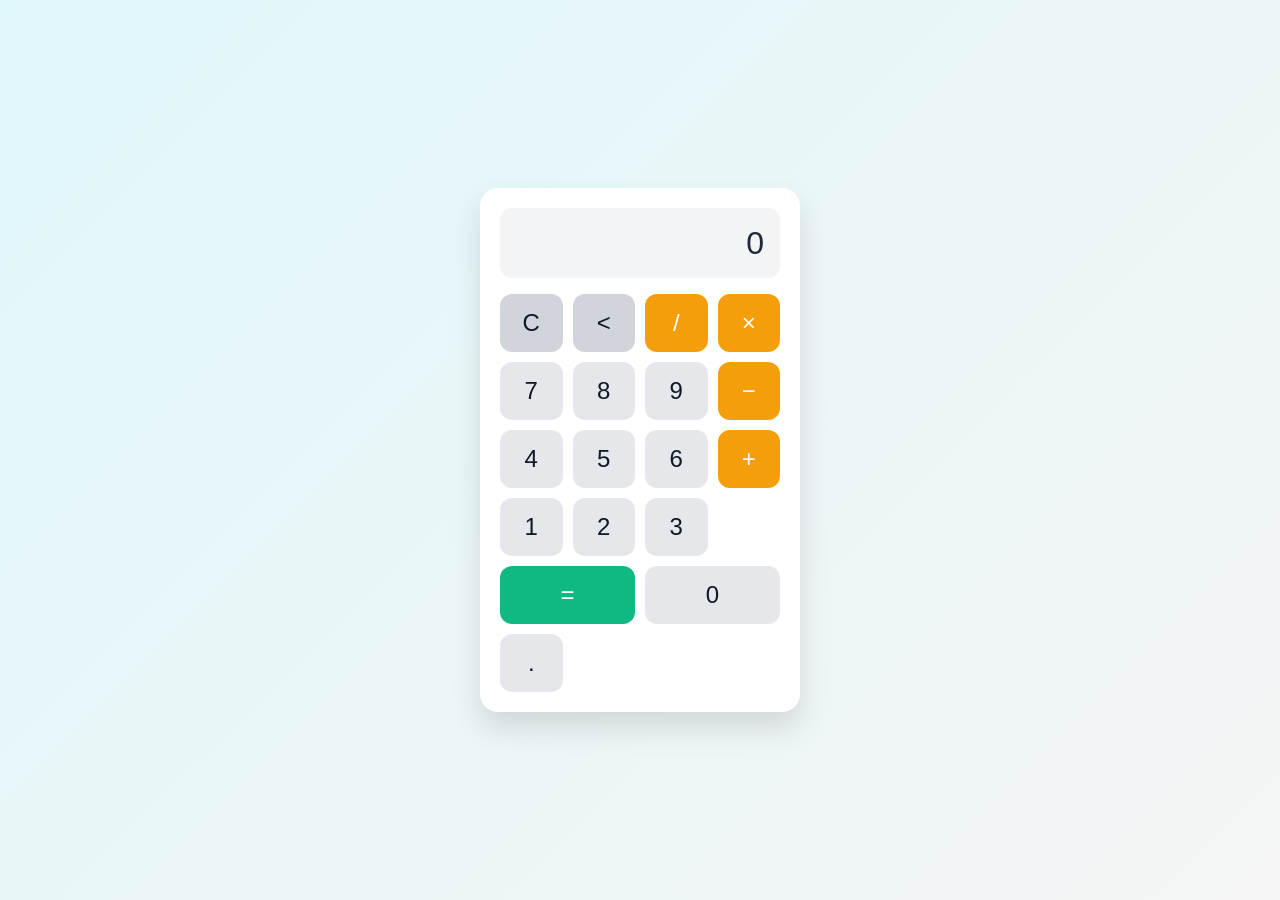
<file: index.html>
<!doctype html>
<html lang="id">
  <head>
    <meta charset="UTF-8" />
    <meta name="viewport" content="width=device-width, initial-scale=1.0" />
    <title>Kalkulator Sederhana</title>
    <style>
      * {
        box-sizing: border-box;
      }

      body {
        margin: 0;
        min-height: 100vh;
        display: flex;
        align-items: center;
        justify-content: center;
        background: linear-gradient(135deg, #e0f7fa, #f5f5f5);
        font-family: Arial, sans-serif;
      }

      .calculator {
        width: 320px;
        background: #ffffff;
        border-radius: 18px;
        box-shadow: 0 16px 30px rgba(0, 0, 0, 0.12);
        padding: 20px;
      }

      .display {
        width: 100%;
        height: 70px;
        border: none;
        border-radius: 12px;
        background: #f3f4f6;
        text-align: right;
        font-size: 2rem;
        padding: 0 16px;
        margin-bottom: 16px;
        color: #1f2937;
      }

      .buttons {
        display: grid;
        grid-template-columns: repeat(4, 1fr);
        gap: 10px;
      }

      button {
        border: none;
        border-radius: 12px;
        height: 58px;
        font-size: 1.5rem;
        cursor: pointer;
        transition:
          transform 0.08s ease,
          opacity 0.2s ease;
      }

      button:hover {
        opacity: 0.95;
      }

      button:active {
        transform: scale(0.98);
      }

      .number {
        background: #e5e7eb;
        color: #111827;
      }

      .operator {
        background: #f59e0b;
        color: white;
      }

      .gray {
        background: #d1d5db;
        color: #111827;
      }

      .equal {
        background: #10b981;
        color: white;
        grid-column: span 2;
      }
    </style>
  </head>
  <body>
    <div class="calculator">
      <input id="display" class="display" type="text" value="0" readonly />

      <div class="buttons">
        <button class="gray" data-action="clear">C</button>
        <button class="gray" data-action="delete"><</button>
        <button class="operator" data-value="/">/</button>
        <button class="operator" data-value="*">×</button>

        <button class="number" data-value="7">7</button>
        <button class="number" data-value="8">8</button>
        <button class="number" data-value="9">9</button>
        <button class="operator" data-value="-">−</button>

        <button class="number" data-value="4">4</button>
        <button class="number" data-value="5">5</button>
        <button class="number" data-value="6">6</button>
        <button class="operator" data-value="+">+</button>

        <button class="number" data-value="1">1</button>
        <button class="number" data-value="2">2</button>
        <button class="number" data-value="3">3</button>
        <button class="equal" data-action="calculate">=</button>

        <button class="number" data-value="0" style="grid-column: span 2">
          0
        </button>
        <button class="number" data-value=".">.</button>
      </div>
    </div>

    <script src="./kalkulator.js"></script>
  </body>
</html>
</file>
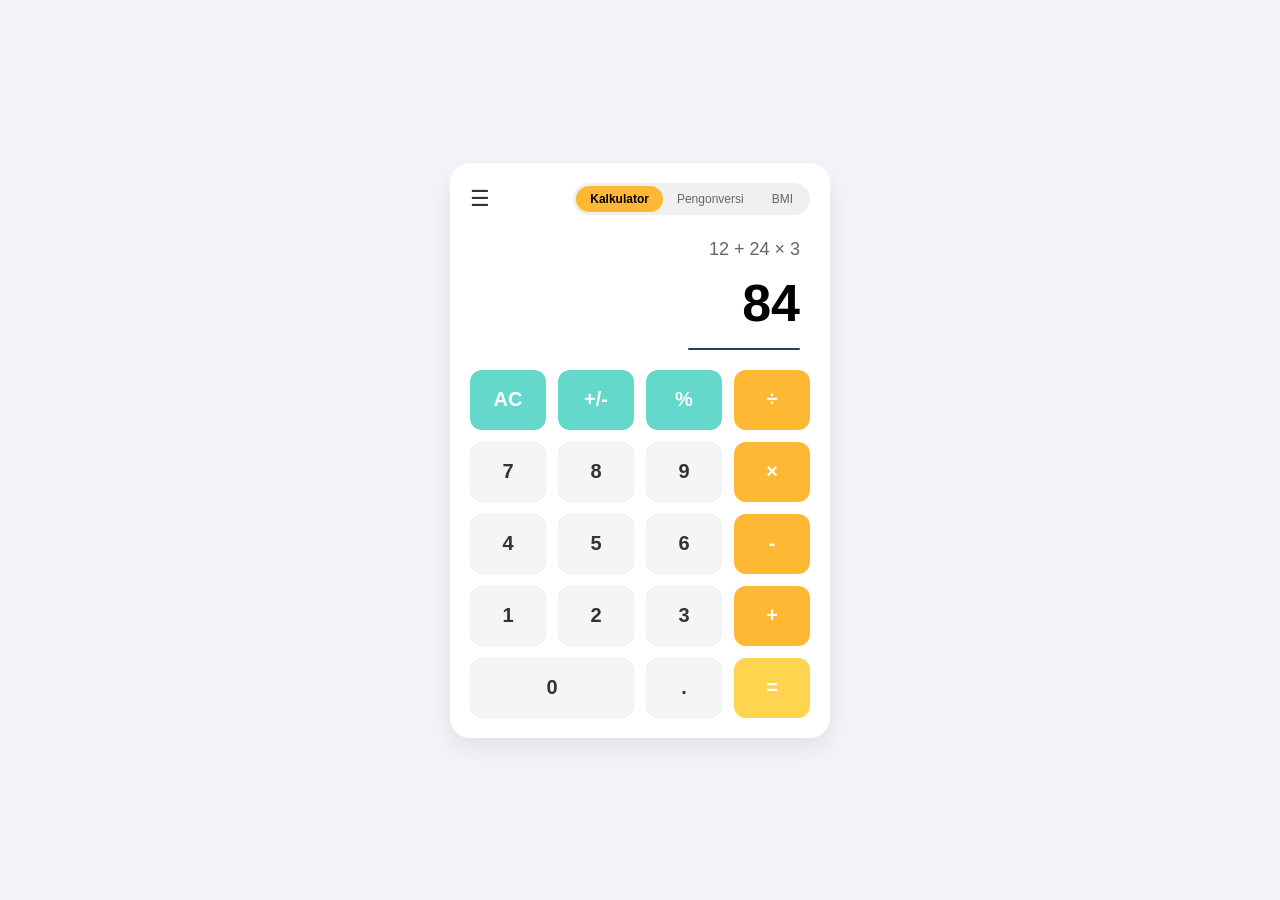
<file: featurekalkulator/index.html>
<!DOCTYPE html>
<html lang="id">
<head>
    <meta charset="UTF-8">
    <meta name="viewport" content="width=device-width, initial-scale=1.0">
    <title>Aplikasi Multiguna</title>
    <link rel="stylesheet" href="style.css">
</head>
<body>

    <div class="app-container">
        <!-- Header Navigasi -->
        <header class="app-header">
            <button class="menu-btn">&#9776;</button>
            <nav class="nav-tabs">
                <button class="tab-btn active" onclick="switchTab('calculator')">Kalkulator</button>
                <button class="tab-btn" onclick="switchTab('converter')">Pengonversi</button>
                <button class="tab-btn" onclick="switchTab('bmi')">BMI</button>
            </nav>
        </header>

        <!-- Mode 1: Kalkulator Standard -->
        <main id="view-calculator" class="tab-content active">
            <div class="calc-display">
                <div class="calc-expression" id="calc-expression">12 + 24 × 3</div>
                <div class="calc-result" id="calc-result">84</div>
                <div class="divider-line"></div>
            </div>
            <div class="keypad-grid">
                <button class="btn btn-cyan" onclick="clearCalc()">AC</button>
                <button class="btn btn-cyan" onclick="toggleSign()">+/-</button>
                <button class="btn btn-cyan" onclick="appendOperator('%')">%</button>
                <button class="btn btn-orange" onclick="appendOperator('÷')">÷</button>
                
                <button class="btn btn-gray" onclick="appendNum('7')">7</button>
                <button class="btn btn-gray" onclick="appendNum('8')">8</button>
                <button class="btn btn-gray" onclick="appendNum('9')">9</button>
                <button class="btn btn-orange" onclick="appendOperator('×')">×</button>
                
                <button class="btn btn-gray" onclick="appendNum('4')">4</button>
                <button class="btn btn-gray" onclick="appendNum('5')">5</button>
                <button class="btn btn-gray" onclick="appendNum('6')">6</button>
                <button class="btn btn-orange" onclick="appendOperator('-')">-</button>
                
                <button class="btn btn-gray" onclick="appendNum('1')">1</button>
                <button class="btn btn-gray" onclick="appendNum('2')">2</button>
                <button class="btn btn-gray" onclick="appendNum('3')">3</button>
                <button class="btn btn-orange" onclick="appendOperator('+')">+</button>
                
                <button class="btn btn-gray btn-zero" onclick="appendNum('0')">0</button>
                <button class="btn btn-gray" onclick="appendNum('.')">.</button>
                <button class="btn btn-yellow" onclick="calculateResult()">=</button>
            </div>
        </main>

        <!-- Mode 2: Kalkulator BMI -->
        <main id="view-bmi" class="tab-content">
            <div class="bmi-header">
                <div class="bmi-icon">&#x1F9CD;</div>
                <div class="bmi-header-text">
                    <h2>Kalkulator BMI</h2>
                    <p>Hitung Indeks Massa Tubuh Anda</p>
                </div>
            </div>
            
            <div class="bmi-inputs">
                <div class="input-card">
                    <label>Tinggi Badan</label>
                    <div class="input-box">
                        <input type="number" id="height-input" value="170">
                        <span class="unit-select">cm &#9662;</span>
                    </div>
                </div>
                <div class="input-card">
                    <label>Berat Badan</label>
                    <div class="input-box">
                        <input type="number" id="weight-input" value="65">
                        <span class="unit-select">kg &#9662;</span>
                    </div>
                </div>
            </div>

            <button class="btn-calculate-bmi" onclick="calculateBMI()">Hitung BMI</button>

            <div class="bmi-results">
                <div class="result-box">
                    <span class="result-title">BMI Anda</span>
                    <div class="result-value" id="bmi-value">22.5</div>
                </div>
                <div class="result-box">
                    <span class="result-title">Kategori</span>
                    <div class="result-status status-green" id="bmi-status">Normal</div>
                    <div class="result-subtext" id="bmi-desc">Berat badan Anda ideal.</div>
                </div>
            </div>

            <div class="bmi-range-container">
                <div class="range-bar">
                    <div class="bar bar-kurus"></div>
                    <div class="bar bar-normal"></div>
                    <div class="bar bar-overweight"></div>
                    <div class="bar bar-obesitas"></div>
                </div>
                <div class="range-labels">
                    <div><small>&lt; 18.5</small><br><strong class="label-kurus">Kurus</strong></div>
                    <div><small>18.5 - 24.9</small><br><strong class="label-normal">Normal</strong></div>
                    <div><small>25 - 29.9</small><br><strong class="label-overweight">Overweight</strong></div>
                    <div><small>&ge; 30</small><br><strong class="label-obesitas">Obesitas</strong></div>
                </div>
            </div>

            <div class="bmi-info-box">
                <div class="info-icon">i</div>
                <p>BMI hanyalah indikator umum dan bukan diagnosis medis. Konsultasikan dengan profesional kesehatan untuk hasil yang lebih akurat.</p>
            </div>
        </main>

        <!-- Mode 3: Pengonversi Mata Uang -->
        <main id="view-converter" class="tab-content">
            <div class="currency-display">
                <div class="currency-row">
                    <span class="currency-label">Dollar AS USD &#8644;</span>
                    <input type="text" id="usd-val" value="100" class="currency-input">
                </div>
                <div class="currency-row">
                    <span class="currency-label">Indonesia IDR &#8644;</span>
                    <input type="text" id="idr-val" value="1.764.980,00" class="currency-input" readonly>
                </div>
                <div class="divider-line"></div>
            </div>

            <div class="keypad-grid simple-grid">
                <button class="btn btn-gray" onclick="convInput('7')">7</button>
                <button class="btn btn-gray" onclick="convInput('8')">8</button>
                <button class="btn btn-gray" onclick="convInput('9')">9</button>
                <button class="btn btn-orange" onclick="convOp('÷')">÷</button>
                
                <button class="btn btn-gray" onclick="convInput('4')">4</button>
                <button class="btn btn-gray" onclick="convInput('5')">5</button>
                <button class="btn btn-gray" onclick="convInput('6')">6</button>
                <button class="btn btn-gray empty-btn"></button>
                
                <button class="btn btn-gray" onclick="convInput('1')">1</button>
                <button class="btn btn-gray" onclick="convInput('2')">2</button>
                <button class="btn btn-gray" onclick="convInput('3')">3</button>
                <button class="btn btn-gray empty-btn"></button>
                
                <button class="btn btn-gray btn-zero" onclick="convInput('0')">0</button>
                <button class="btn btn-gray" onclick="convInput(',')">,</button>
                <button class="btn btn-yellow" onclick="convBackspace()">&#x232B;</button>
            </div>
        </main>
    </div>

    <script src="script.js"></script>
</body>
</html>
</file>
<file: featurekalkulator/style.css>
* {
    margin: 0;
    padding: 0;
    box-sizing: border-box;
    font-family: -apple-system, BlinkMacSystemFont, "Segoe UI", Roboto, Helvetica, Arial, sans-serif;
}

body {
    background-color: #f2f4f7;
    display: flex;
    justify-content: center;
    align-items: center;
    min-height: 100vh;
}

.app-container {
    width: 380px;
    background-color: #ffffff;
    border-radius: 20px;
    padding: 20px;
    box-shadow: 0 10px 25px rgba(0,0,0,0.08);
}

/* Header Navbar */
.app-header {
    display: flex;
    align-items: center;
    justify-content: space-between;
    margin-bottom: 24px;
}

.menu-btn {
    background: none;
    border: none;
    font-size: 22px;
    cursor: pointer;
    color: #333;
}

.nav-tabs {
    display: flex;
    background-color: #f0f0f0;
    padding: 3px;
    border-radius: 20px;
}

.tab-btn {
    border: none;
    background: none;
    padding: 6px 14px;
    border-radius: 16px;
    font-size: 12px;
    cursor: pointer;
    color: #666;
}

.tab-btn.active {
    background-color: #ffb834;
    color: #000;
    font-weight: 600;
}

/* Tab Views */
.tab-content {
    display: none;
}

.tab-content.active {
    display: block;
}

/* Kalkulator Display */
.calc-display {
    text-align: right;
    margin-bottom: 20px;
    padding: 0 10px;
}

.calc-expression {
    font-size: 18px;
    color: #666;
    min-height: 24px;
}

.calc-result {
    font-size: 52px;
    font-weight: bold;
    color: #000;
    margin: 10px 0;
}

.divider-line {
    height: 2px;
    background-color: #2b3a67;
    width: 35%;
    margin-left: auto;
    margin-top: 15px;
    border-radius: 2px;
}

/* Keypad Grid */
.keypad-grid {
    display: grid;
    grid-template-columns: repeat(4, 1fr);
    gap: 12px;
}

.btn {
    height: 60px;
    border-radius: 12px;
    border: 1px solid #eaeaea;
    font-size: 20px;
    font-weight: bold;
    cursor: pointer;
}

.btn:active {
    opacity: 0.8;
}

.btn-cyan { background-color: #64d8cb; color: #fff; border: none; }
.btn-orange { background-color: #ffb834; color: #fff; border: none; }
.btn-yellow { background-color: #ffd54f; color: #fff; border: none; }
.btn-gray { background-color: #f5f5f5; color: #333; border: 1px solid #eee; }
.btn-zero { grid-column: span 2; }
.empty-btn { visibility: hidden; }

/* BMI View Styling */
.bmi-header {
    display: flex;
    align-items: center;
    gap: 12px;
    margin-bottom: 20px;
}

.bmi-icon {
    font-size: 28px;
    border: 1px solid #64d8cb;
    border-radius: 10px;
    padding: 6px 10px;
}

.bmi-header-text h2 {
    font-size: 16px;
    color: #1b7b9e;
}

.bmi-header-text p {
    font-size: 12px;
    color: #777;
}

.bmi-inputs {
    display: flex;
    gap: 12px;
    margin-bottom: 16px;
}

.input-card {
    flex: 1;
}

.input-card label {
    display: block;
    font-size: 12px;
    color: #555;
    margin-bottom: 6px;
}

.input-box {
    display: flex;
    justify-content: space-between;
    align-items: center;
    border: 1px solid #ddd;
    border-radius: 8px;
    padding: 8px 10px;
}

.input-box input {
    width: 60%;
    border: none;
    outline: none;
    font-size: 16px;
}

.unit-select {
    font-size: 12px;
    color: #777;
}

.btn-calculate-bmi {
    width: 100%;
    background-color: #1b7b9e;
    color: #fff;
    border: none;
    padding: 12px;
    border-radius: 8px;
    font-weight: bold;
    cursor: pointer;
    margin-bottom: 20px;
}

.bmi-results {
    display: flex;
    gap: 12px;
    margin-bottom: 20px;
}

.result-box {
    flex: 1;
    border: 1px solid #eee;
    border-radius: 10px;
    padding: 12px;
}

.result-title {
    font-size: 11px;
    color: #777;
}

.result-value {
    font-size: 32px;
    font-weight: bold;
    color: #1b7b9e;
    margin-top: 4px;
}

.result-status {
    font-size: 18px;
    font-weight: bold;
    margin-top: 4px;
}

.result-subtext {
    font-size: 10px;
    color: #777;
    margin-top: 2px;
}

.status-green { color: #4caf50; }

.bmi-range-container {
    margin-bottom: 20px;
}

.range-bar {
    display: flex;
    height: 6px;
    border-radius: 3px;
    overflow: hidden;
    margin-bottom: 8px;
}

.bar { flex: 1; }
.bar-kurus { background-color: #2196f3; }
.bar-normal { background-color: #4caf50; }
.bar-overweight { background-color: #ff9800; }
.bar-obesitas { background-color: #f44336; }

.range-labels {
    display: flex;
    justify-content: space-between;
    text-align: center;
    font-size: 10px;
}

.label-kurus { color: #2196f3; }
.label-normal { color: #4caf50; }
.label-overweight { color: #ff9800; }
.label-obesitas { color: #f44336; }

.bmi-info-box {
    background-color: #e0f7fa;
    border-radius: 8px;
    padding: 10px;
    display: flex;
    gap: 8px;
    font-size: 11px;
    color: #006064;
}

.info-icon {
    font-weight: bold;
    font-style: italic;
}

/* Currency View Styling */
.currency-display {
    text-align: right;
    margin-bottom: 20px;
}

.currency-row {
    display: flex;
    justify-content: space-between;
    align-items: center;
    margin-bottom: 14px;
}

.currency-label {
    font-size: 14px;
    font-weight: 500;
    color: #333;
}

.currency-input {
    border: none;
    outline: none;
    text-align: right;
    font-size: 20px;
    font-weight: bold;
    width: 50%;
    color: #333;
}
</file>
